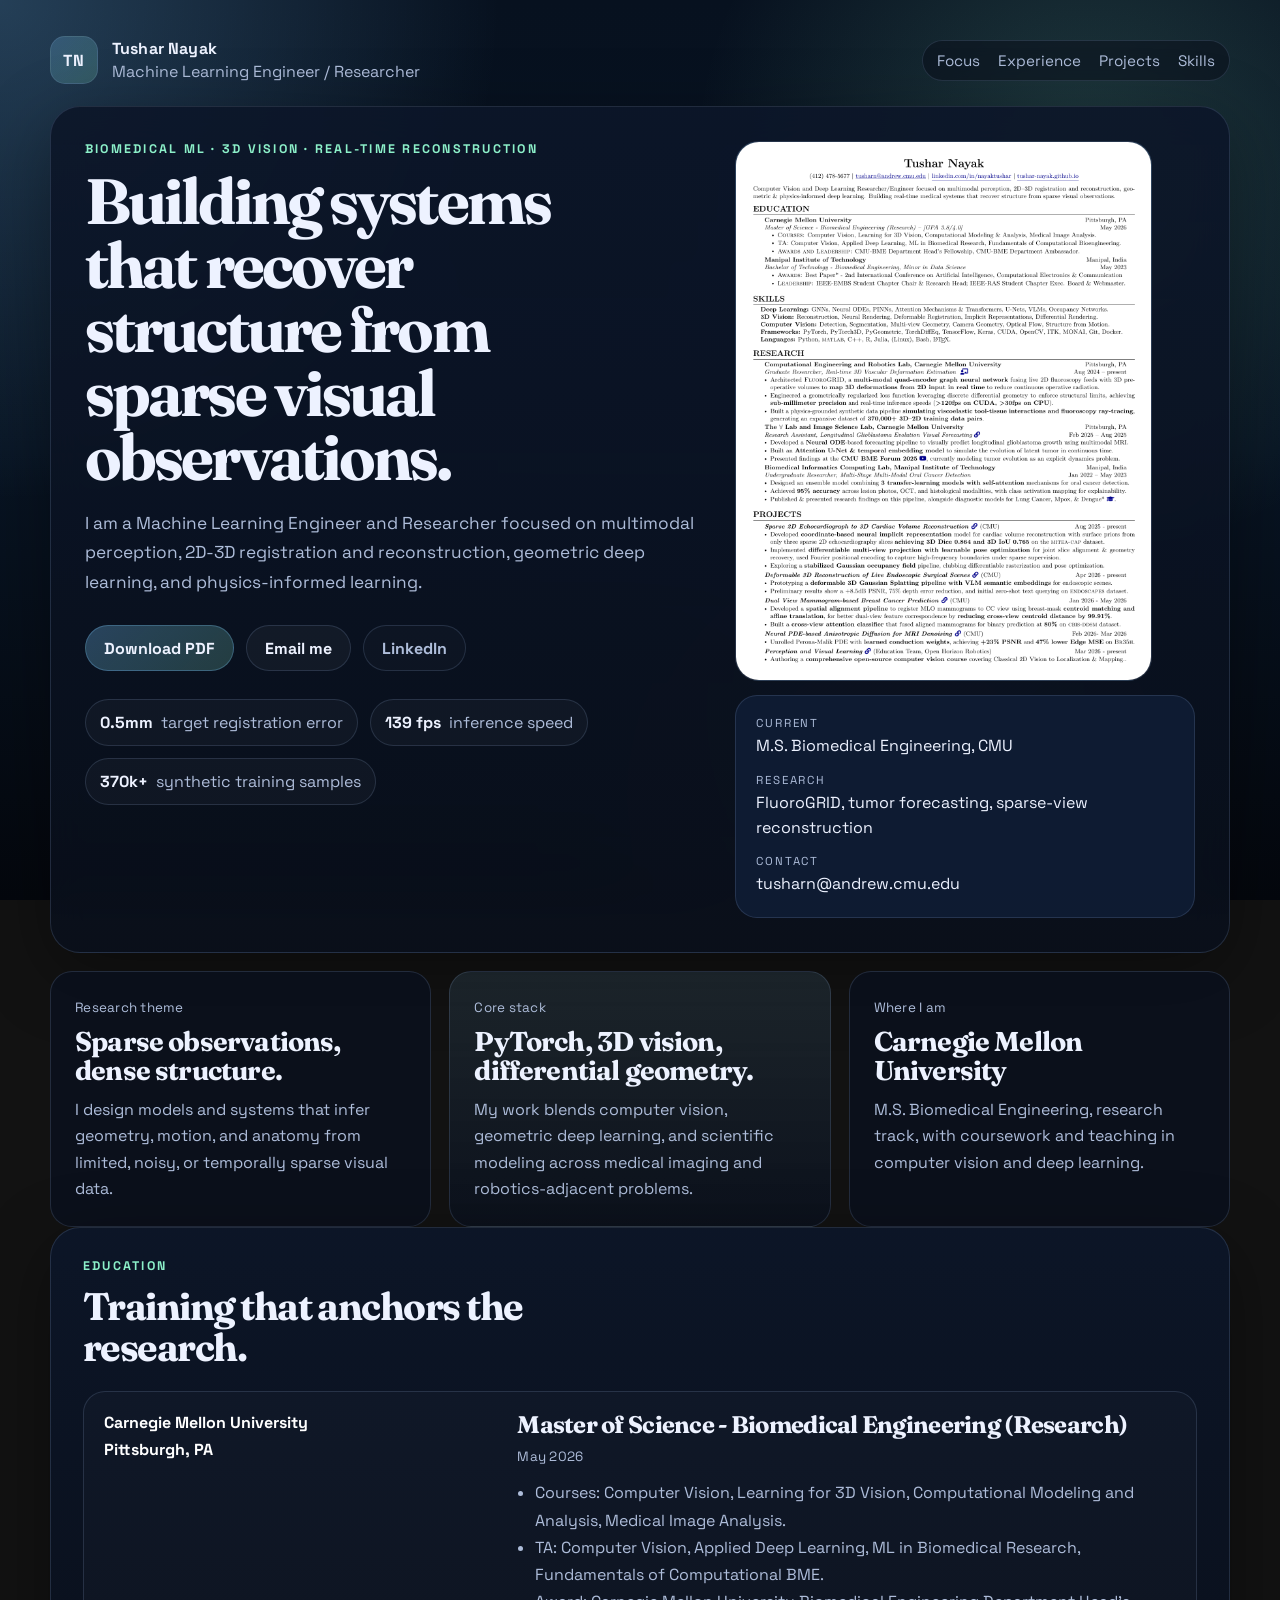
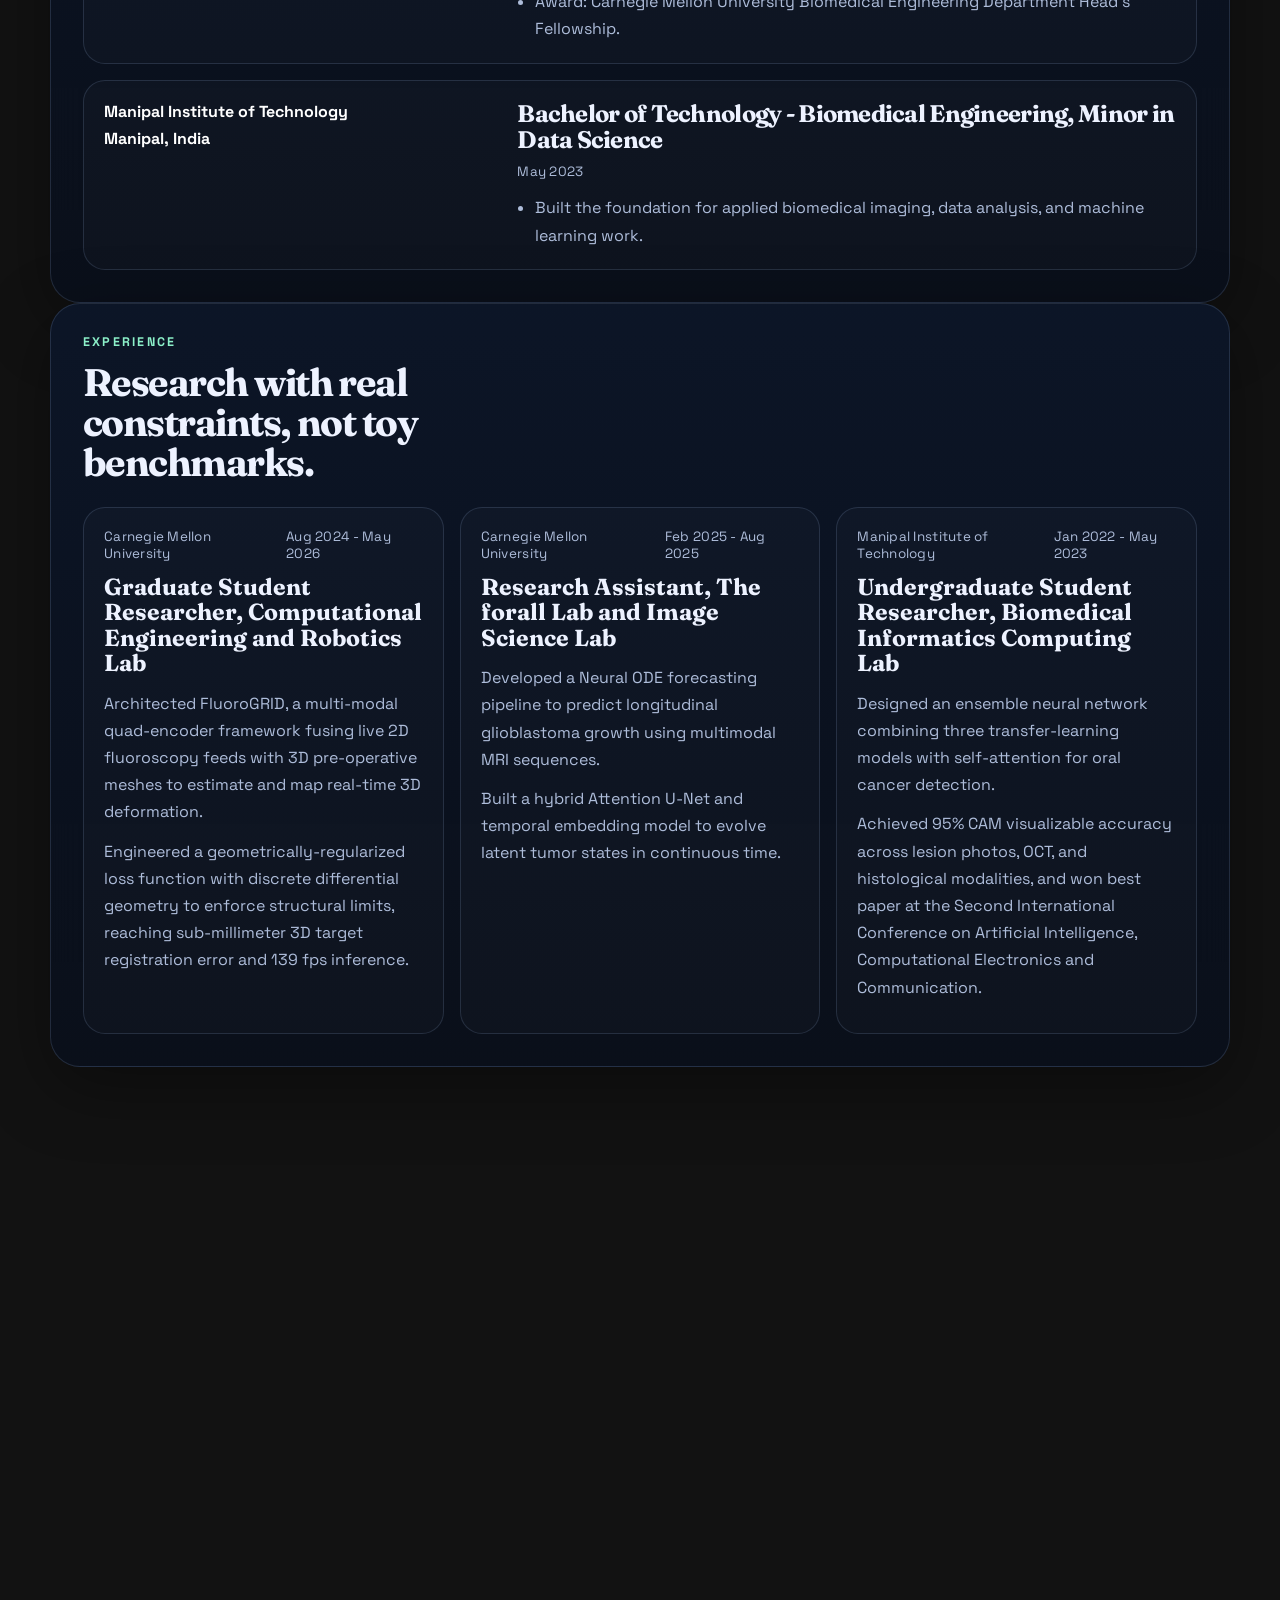
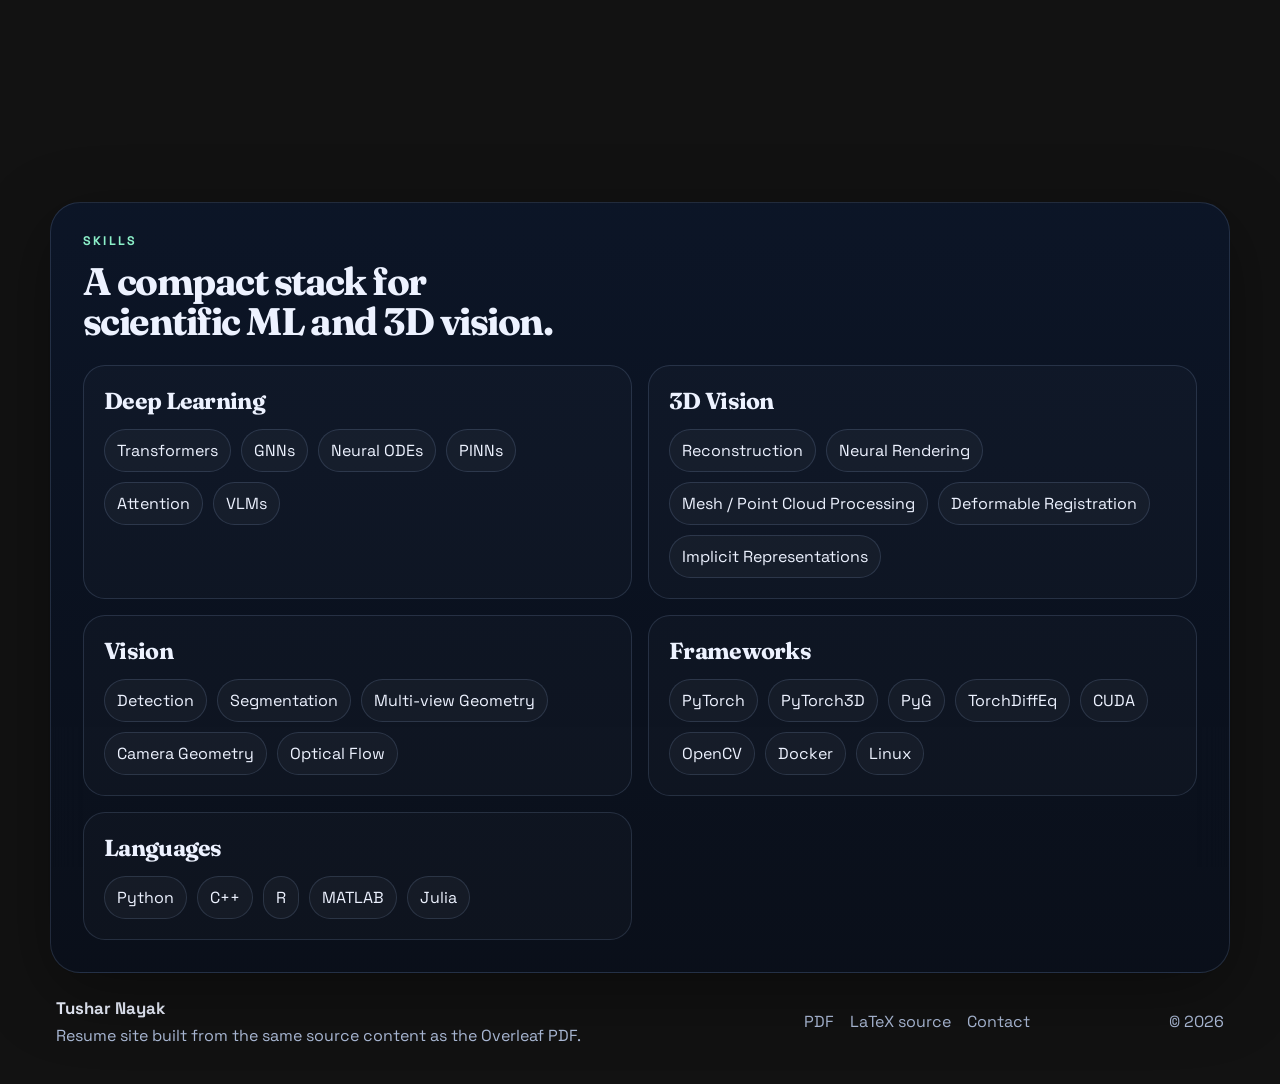
<file: index.html>
<!doctype html>
<html lang="en">
  <head>
    <meta charset="utf-8" />
    <meta name="viewport" content="width=device-width, initial-scale=1" />
    <meta
      name="description"
      content="Tushar Nayak - Machine Learning Engineer and Researcher focused on multimodal perception, 2D-3D registration, reconstruction, and physics-informed learning."
    />
    <meta name="theme-color" content="#07111f" />
    <title>Tushar Nayak | Resume Portfolio</title>
    <link rel="preconnect" href="https://fonts.googleapis.com" />
    <link rel="preconnect" href="https://fonts.gstatic.com" crossorigin />
    <link
      href="https://fonts.googleapis.com/css2?family=Fraunces:opsz,wght@9..144,600;9..144,700&family=Space+Grotesk:wght@400;500;700&display=swap"
      rel="stylesheet"
    />
    <link rel="stylesheet" href="./styles.css" />
  </head>
  <body>
    <div class="page-shell">
      <header class="topbar">
        <a class="brand" href="#top" aria-label="Tushar Nayak home">
          <span class="brand-mark">TN</span>
          <span class="brand-copy">
            <strong>Tushar Nayak</strong>
            <span>Machine Learning Engineer / Researcher</span>
          </span>
        </a>
        <nav class="nav">
          <a href="#focus">Focus</a>
          <a href="#experience">Experience</a>
          <a href="#projects">Projects</a>
          <a href="#skills">Skills</a>
        </nav>
      </header>

      <main id="top">
        <section class="hero section-card reveal">
          <div class="hero-copy">
            <p class="eyebrow">Biomedical ML · 3D Vision · Real-time Reconstruction</p>
            <h1>Building systems that recover structure from sparse visual observations.</h1>
            <p class="lede">
              I am a Machine Learning Engineer and Researcher focused on multimodal perception,
              2D-3D registration and reconstruction, geometric deep learning, and
              physics-informed learning.
            </p>

            <div class="cta-row">
              <a class="btn btn-primary" href="./tushar-nayak-resume.pdf">Download PDF</a>
              <a class="btn btn-secondary" href="mailto:tusharn@andrew.cmu.edu">Email me</a>
              <a class="btn btn-ghost" href="https://linkedin.com/in/nayaktushar" target="_blank" rel="noreferrer">LinkedIn</a>
            </div>

            <ul class="highlights" aria-label="Selected highlights">
              <li><span>0.5mm</span> target registration error</li>
              <li><span>139 fps</span> inference speed</li>
              <li><span>370k+</span> synthetic training samples</li>
            </ul>
          </div>

          <aside class="hero-panel">
            <div class="hero-portrait">
              <img src="./preview.png" alt="Preview of the resume PDF" />
            </div>
            <div class="profile-card">
              <div>
                <p class="profile-label">Current</p>
                <p class="profile-value">M.S. Biomedical Engineering, CMU</p>
              </div>
              <div>
                <p class="profile-label">Research</p>
                <p class="profile-value">FluoroGRID, tumor forecasting, sparse-view reconstruction</p>
              </div>
              <div>
                <p class="profile-label">Contact</p>
                <p class="profile-value"><a href="mailto:tusharn@andrew.cmu.edu">tusharn@andrew.cmu.edu</a></p>
              </div>
            </div>
          </aside>
        </section>

        <section class="stats-grid reveal" id="focus">
          <article class="stat-card">
            <span class="stat-kicker">Research theme</span>
            <h2>Sparse observations, dense structure.</h2>
            <p>
              I design models and systems that infer geometry, motion, and anatomy from limited,
              noisy, or temporally sparse visual data.
            </p>
          </article>
          <article class="stat-card accent">
            <span class="stat-kicker">Core stack</span>
            <h2>PyTorch, 3D vision, differential geometry.</h2>
            <p>
              My work blends computer vision, geometric deep learning, and scientific modeling
              across medical imaging and robotics-adjacent problems.
            </p>
          </article>
          <article class="stat-card">
            <span class="stat-kicker">Where I am</span>
            <h2>Carnegie Mellon University</h2>
            <p>
              M.S. Biomedical Engineering, research track, with coursework and teaching in
              computer vision and deep learning.
            </p>
          </article>
        </section>

        <section class="section-card reveal" id="education">
          <div class="section-head">
            <p class="eyebrow">Education</p>
            <h2>Training that anchors the research.</h2>
          </div>

          <div class="timeline">
            <article class="timeline-item">
              <div class="timeline-meta">
                <span>Carnegie Mellon University</span>
                <span>Pittsburgh, PA</span>
              </div>
              <div class="timeline-body">
                <h3>Master of Science - Biomedical Engineering (Research)</h3>
                <p class="timeline-date">May 2026</p>
                <ul>
                  <li>Courses: Computer Vision, Learning for 3D Vision, Computational Modeling and Analysis, Medical Image Analysis.</li>
                  <li>TA: Computer Vision, Applied Deep Learning, ML in Biomedical Research, Fundamentals of Computational BME.</li>
                  <li>Award: Carnegie Mellon University Biomedical Engineering Department Head's Fellowship.</li>
                </ul>
              </div>
            </article>

            <article class="timeline-item">
              <div class="timeline-meta">
                <span>Manipal Institute of Technology</span>
                <span>Manipal, India</span>
              </div>
              <div class="timeline-body">
                <h3>Bachelor of Technology - Biomedical Engineering, Minor in Data Science</h3>
                <p class="timeline-date">May 2023</p>
                <ul>
                  <li>Built the foundation for applied biomedical imaging, data analysis, and machine learning work.</li>
                </ul>
              </div>
            </article>
          </div>
        </section>

        <section class="section-card reveal" id="experience">
          <div class="section-head">
            <p class="eyebrow">Experience</p>
            <h2>Research with real constraints, not toy benchmarks.</h2>
          </div>

          <div class="cards-grid">
            <article class="content-card">
              <div class="card-topline">
                <span>Carnegie Mellon University</span>
                <span>Aug 2024 - May 2026</span>
              </div>
              <h3>Graduate Student Researcher, Computational Engineering and Robotics Lab</h3>
              <p>
                Architected FluoroGRID, a multi-modal quad-encoder framework fusing live 2D
                fluoroscopy feeds with 3D pre-operative meshes to estimate and map real-time 3D
                deformation.
              </p>
              <p>
                Engineered a geometrically-regularized loss function with discrete differential
                geometry to enforce structural limits, reaching sub-millimeter 3D target
                registration error and 139 fps inference.
              </p>
            </article>

            <article class="content-card">
              <div class="card-topline">
                <span>Carnegie Mellon University</span>
                <span>Feb 2025 - Aug 2025</span>
              </div>
              <h3>Research Assistant, The forall Lab and Image Science Lab</h3>
              <p>
                Developed a Neural ODE forecasting pipeline to predict longitudinal glioblastoma
                growth using multimodal MRI sequences.
              </p>
              <p>
                Built a hybrid Attention U-Net and temporal embedding model to evolve latent
                tumor states in continuous time.
              </p>
            </article>

            <article class="content-card">
              <div class="card-topline">
                <span>Manipal Institute of Technology</span>
                <span>Jan 2022 - May 2023</span>
              </div>
              <h3>Undergraduate Student Researcher, Biomedical Informatics Computing Lab</h3>
              <p>
                Designed an ensemble neural network combining three transfer-learning models with
                self-attention for oral cancer detection.
              </p>
              <p>
                Achieved 95% CAM visualizable accuracy across lesion photos, OCT, and histological
                modalities, and won best paper at the Second International Conference on Artificial
                Intelligence, Computational Electronics and Communication.
              </p>
            </article>
          </div>
        </section>

        <section class="section-card reveal" id="projects">
          <div class="section-head">
            <p class="eyebrow">Projects</p>
            <h2>Selected work across reconstruction, alignment, and denoising.</h2>
          </div>

          <div class="project-grid">
            <article class="project-card">
              <div class="project-chip">Cardiac Reconstruction</div>
              <h3>Sparse 2D Echocardiograph to 3D Cardiac Volume Reconstruction</h3>
              <p>
                Built a sparse-view 3D reconstruction pipeline with coordinate-based neural
                implicit representations to recover continuous ventricular occupancy fields from
                2 to 3 2D slices.
              </p>
              <p>
                Used differentiable multi-view projection, learnable pose optimization, Fourier
                positional encodings, and geometric regularization to reach 3D Dice 0.864 and 3D
                IoU 0.765.
              </p>
            </article>

            <article class="project-card">
              <div class="project-chip">Mammography</div>
              <h3>Dual-View Mammography Breast Cancer Prediction</h3>
              <p>
                Registered MLO mammograms to CC view using breast-mask centroid matching and
                affine translation to improve dual-view feature correspondence.
              </p>
              <p>
                Built a ResNet plus cross-attention classifier that fused aligned mammograms for
                binary prediction at 80% on CBIS-DDSM.
              </p>
            </article>

            <article class="project-card">
              <div class="project-chip">Denoising</div>
              <h3>Neural Anisotropic Diffusion Network for MRI Denoising</h3>
              <p>
                Unrolled the Perona-Malik denoising PDE into a differentiable neural network with
                learned spatially adaptive conduction weights.
              </p>
              <p>
                Achieved 24.85 dB PSNR on Br35H, improving by 4.46 dB over classical baselines
                while reducing Edge MSE by 47%.
              </p>
            </article>
          </div>
        </section>

        <section class="section-card reveal" id="skills">
          <div class="section-head">
            <p class="eyebrow">Skills</p>
            <h2>A compact stack for scientific ML and 3D vision.</h2>
          </div>

          <div class="skill-groups">
            <div class="skill-group">
              <h3>Deep Learning</h3>
              <div class="tag-list">
                <span>Transformers</span>
                <span>GNNs</span>
                <span>Neural ODEs</span>
                <span>PINNs</span>
                <span>Attention</span>
                <span>VLMs</span>
              </div>
            </div>
            <div class="skill-group">
              <h3>3D Vision</h3>
              <div class="tag-list">
                <span>Reconstruction</span>
                <span>Neural Rendering</span>
                <span>Mesh / Point Cloud Processing</span>
                <span>Deformable Registration</span>
                <span>Implicit Representations</span>
              </div>
            </div>
            <div class="skill-group">
              <h3>Vision</h3>
              <div class="tag-list">
                <span>Detection</span>
                <span>Segmentation</span>
                <span>Multi-view Geometry</span>
                <span>Camera Geometry</span>
                <span>Optical Flow</span>
              </div>
            </div>
            <div class="skill-group">
              <h3>Frameworks</h3>
              <div class="tag-list">
                <span>PyTorch</span>
                <span>PyTorch3D</span>
                <span>PyG</span>
                <span>TorchDiffEq</span>
                <span>CUDA</span>
                <span>OpenCV</span>
                <span>Docker</span>
                <span>Linux</span>
              </div>
            </div>
            <div class="skill-group">
              <h3>Languages</h3>
              <div class="tag-list">
                <span>Python</span>
                <span>C++</span>
                <span>R</span>
                <span>MATLAB</span>
                <span>Julia</span>
              </div>
            </div>
          </div>
        </section>
      </main>

      <footer class="footer">
        <div>
          <p class="footer-title">Tushar Nayak</p>
          <p class="footer-copy">
            Resume site built from the same source content as the Overleaf PDF.
          </p>
        </div>
        <div class="footer-actions">
          <a href="./tushar-nayak-resume.pdf">PDF</a>
          <a href="./main.tex">LaTeX source</a>
          <a href="mailto:tusharn@andrew.cmu.edu">Contact</a>
        </div>
        <p class="footer-year">© <span id="year"></span></p>
      </footer>
    </div>

    <script>
      const year = document.getElementById("year");
      if (year) {
        year.textContent = new Date().getFullYear();
      }

      const revealItems = document.querySelectorAll(".reveal");
      if ("IntersectionObserver" in window) {
        const observer = new IntersectionObserver(
          (entries) => {
            entries.forEach((entry) => {
              if (entry.isIntersecting) {
                entry.target.classList.add("is-visible");
                observer.unobserve(entry.target);
              }
            });
          },
          { threshold: 0.12 }
        );

        revealItems.forEach((item) => observer.observe(item));
      } else {
        revealItems.forEach((item) => item.classList.add("is-visible"));
      }
    </script>
  </body>
</html>
</file>
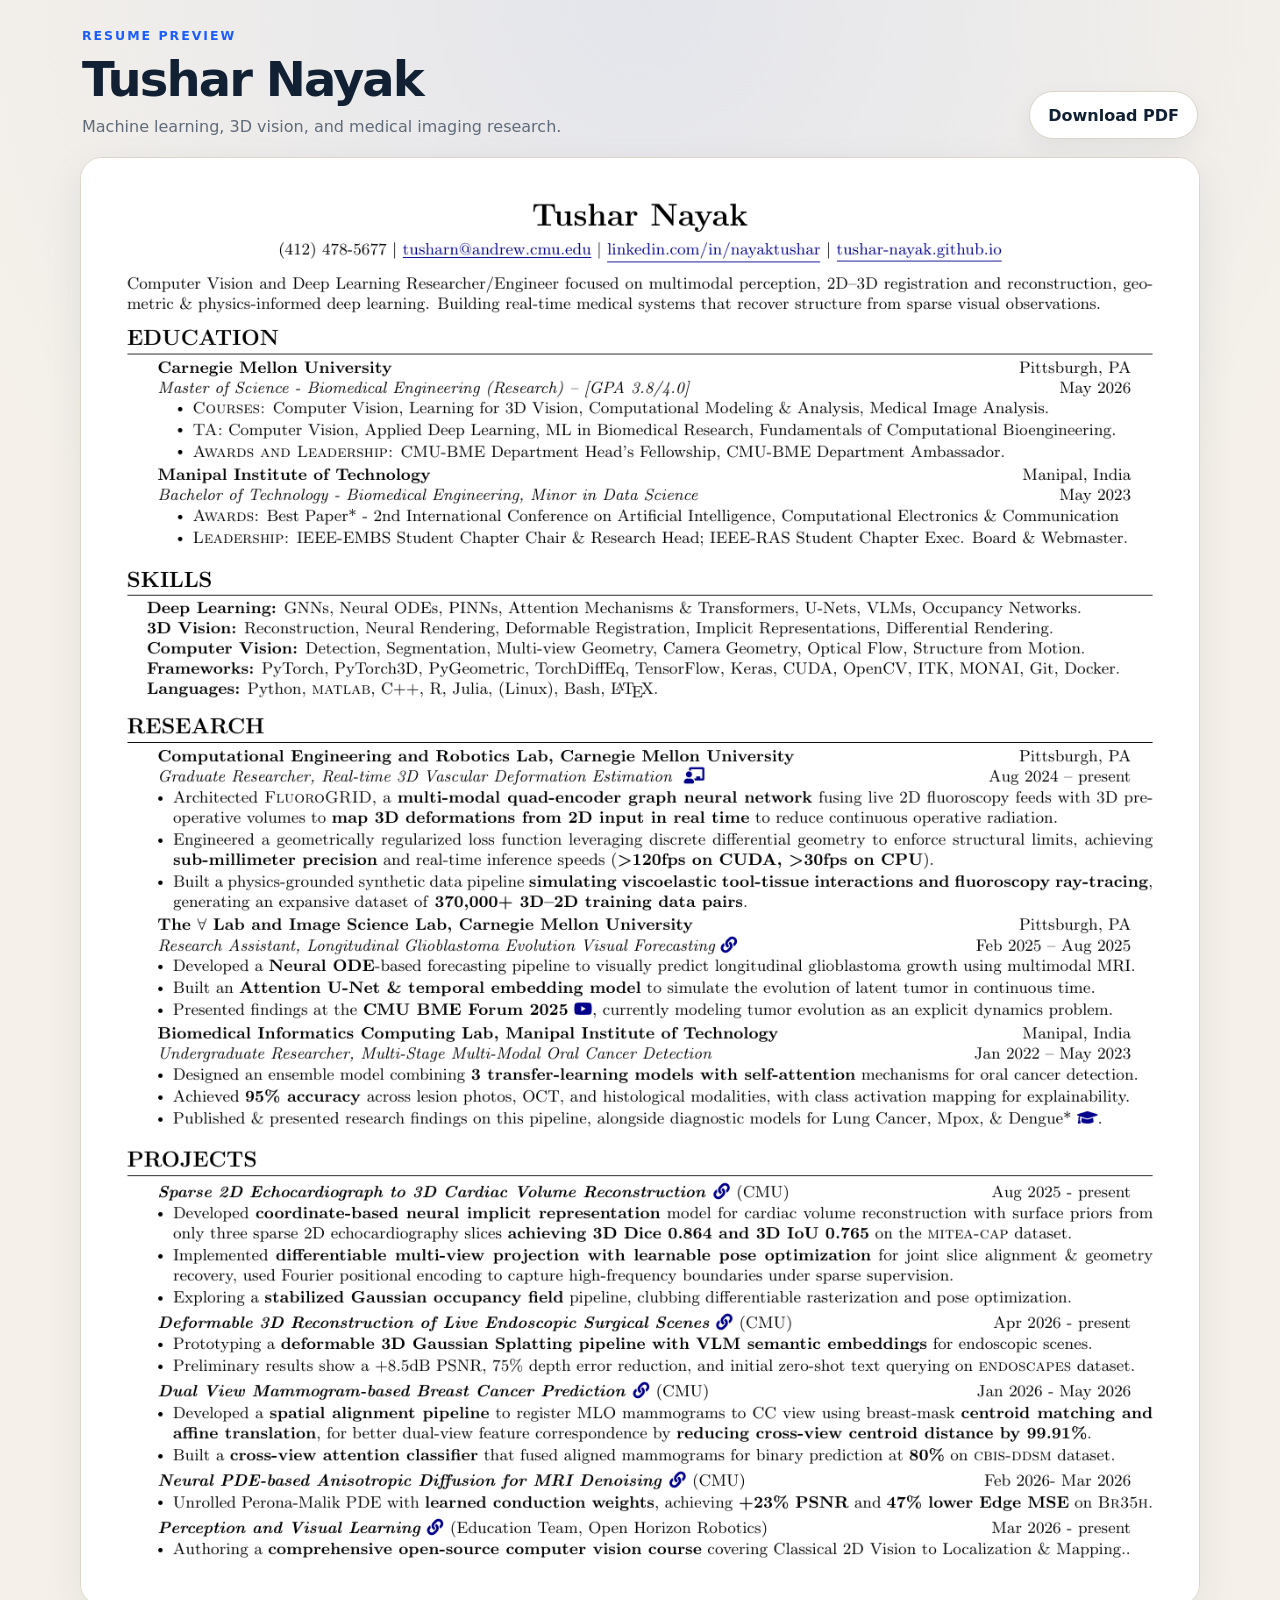
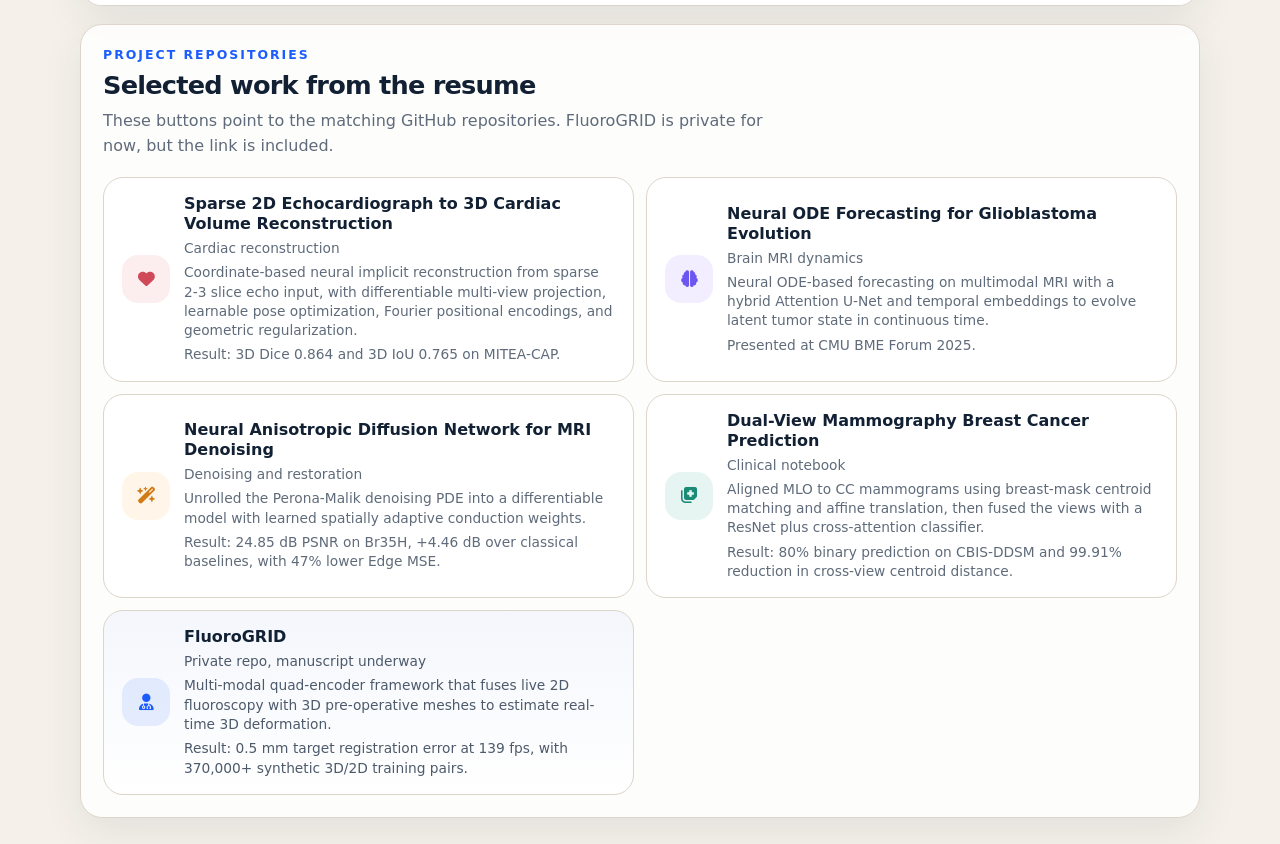
<file: docs/index.html>
<!doctype html>
<html lang="en">
  <head>
    <meta charset="utf-8" />
    <meta name="viewport" content="width=device-width, initial-scale=1" />
    <meta name="theme-color" content="#f5f1ea" />
    <meta name="description" content="Tushar Nayak resume preview and project links." />
    <title>Tushar Nayak | Resume Preview</title>
    <link rel="stylesheet" href="https://cdnjs.cloudflare.com/ajax/libs/font-awesome/6.5.2/css/all.min.css" />
    <link rel="stylesheet" href="./styles.css" />
  </head>
  <body>
    <div class="page">
      <header class="topbar">
        <div>
          <p class="eyebrow">Resume preview</p>
          <h1>Tushar Nayak</h1>
          <p class="subhead">Machine learning, 3D vision, and medical imaging research.</p>
        </div>
        <a class="button" href="./tushar-nayak-resume.pdf" download>Download PDF</a>
      </header>

      <main>
        <section class="preview-card">
          <img src="./preview.png" alt="Preview of Tushar Nayak's resume" class="preview-image" />
        </section>

        <section class="projects">
          <div class="section-head">
            <div>
              <p class="eyebrow">Project repositories</p>
              <h2>Selected work from the resume</h2>
            </div>
            <p class="section-note">
              These buttons point to the matching GitHub repositories. FluoroGRID is private for now, but the link is included.
            </p>
          </div>

          <div class="repo-grid">
            <a class="repo-card" href="https://github.com/tushar-nayak/cardiac-volume-reconstruction" target="_blank" rel="noreferrer">
              <span class="repo-icon heart" aria-hidden="true"><i class="fa-solid fa-heart"></i></span>
              <span class="repo-copy">
                <strong>Sparse 2D Echocardiograph to 3D Cardiac Volume Reconstruction</strong>
                <span>Cardiac reconstruction</span>
                <span class="repo-detail">Coordinate-based neural implicit reconstruction from sparse 2-3 slice echo input, with differentiable multi-view projection, learnable pose optimization, Fourier positional encodings, and geometric regularization.</span>
                <span class="repo-detail">Result: 3D Dice 0.864 and 3D IoU 0.765 on MITEA-CAP.</span>
              </span>
            </a>

            <a class="repo-card" href="https://github.com/tushar-nayak/glioblastoma-evolution" target="_blank" rel="noreferrer">
              <span class="repo-icon brain" aria-hidden="true"><i class="fa-solid fa-brain"></i></span>
              <span class="repo-copy">
                <strong>Neural ODE Forecasting for Glioblastoma Evolution</strong>
                <span>Brain MRI dynamics</span>
                <span class="repo-detail">Neural ODE-based forecasting on multimodal MRI with a hybrid Attention U-Net and temporal embeddings to evolve latent tumor state in continuous time.</span>
                <span class="repo-detail">Presented at CMU BME Forum 2025.</span>
              </span>
            </a>

            <a class="repo-card" href="https://github.com/tushar-nayak/neural-anisotropic-diffusion" target="_blank" rel="noreferrer">
              <span class="repo-icon spark" aria-hidden="true"><i class="fa-solid fa-wand-magic-sparkles"></i></span>
              <span class="repo-copy">
                <strong>Neural Anisotropic Diffusion Network for MRI Denoising</strong>
                <span>Denoising and restoration</span>
                <span class="repo-detail">Unrolled the Perona-Malik denoising PDE into a differentiable model with learned spatially adaptive conduction weights.</span>
                <span class="repo-detail">Result: 24.85 dB PSNR on Br35H, +4.46 dB over classical baselines, with 47% lower Edge MSE.</span>
              </span>
            </a>

            <a class="repo-card" href="https://github.com/tushar-nayak/grading-cbisddsm" target="_blank" rel="noreferrer">
              <span class="repo-icon note" aria-hidden="true"><i class="fa-solid fa-notes-medical"></i></span>
              <span class="repo-copy">
                <strong>Dual-View Mammography Breast Cancer Prediction</strong>
                <span>Clinical notebook</span>
                <span class="repo-detail">Aligned MLO to CC mammograms using breast-mask centroid matching and affine translation, then fused the views with a ResNet plus cross-attention classifier.</span>
                <span class="repo-detail">Result: 80% binary prediction on CBIS-DDSM and 99.91% reduction in cross-view centroid distance.</span>
              </span>
            </a>

            <a class="repo-card private" href="https://github.com/tushar-nayak/fluoro-grid" target="_blank" rel="noreferrer">
              <span class="repo-icon surgery" aria-hidden="true"><i class="fa-solid fa-user-doctor"></i></span>
              <span class="repo-copy">
                <strong>FluoroGRID</strong>
                <span>Private repo, manuscript underway</span>
                <span class="repo-detail">Multi-modal quad-encoder framework that fuses live 2D fluoroscopy with 3D pre-operative meshes to estimate real-time 3D deformation.</span>
                <span class="repo-detail">Result: 0.5 mm target registration error at 139 fps, with 370,000+ synthetic 3D/2D training pairs.</span>
              </span>
            </a>
          </div>
        </section>
      </main>
    </div>
  </body>
</html>
</file>
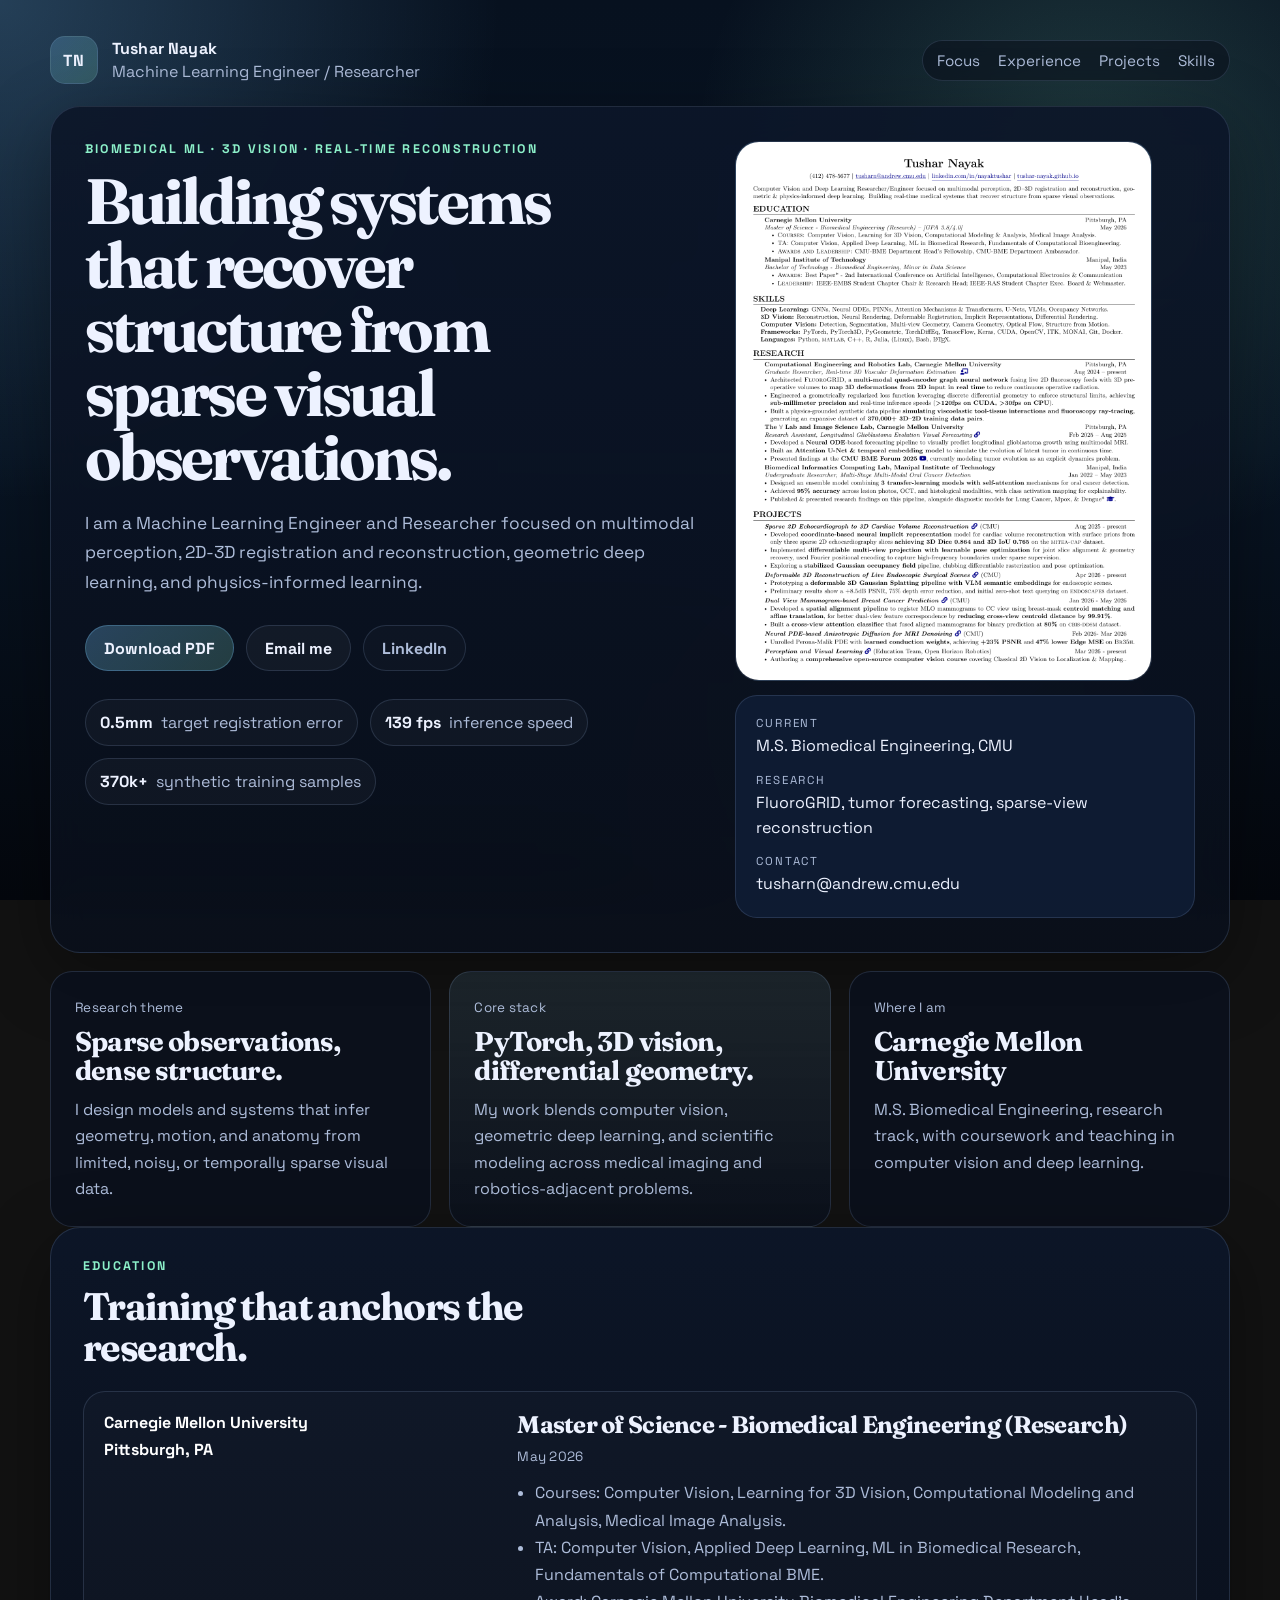
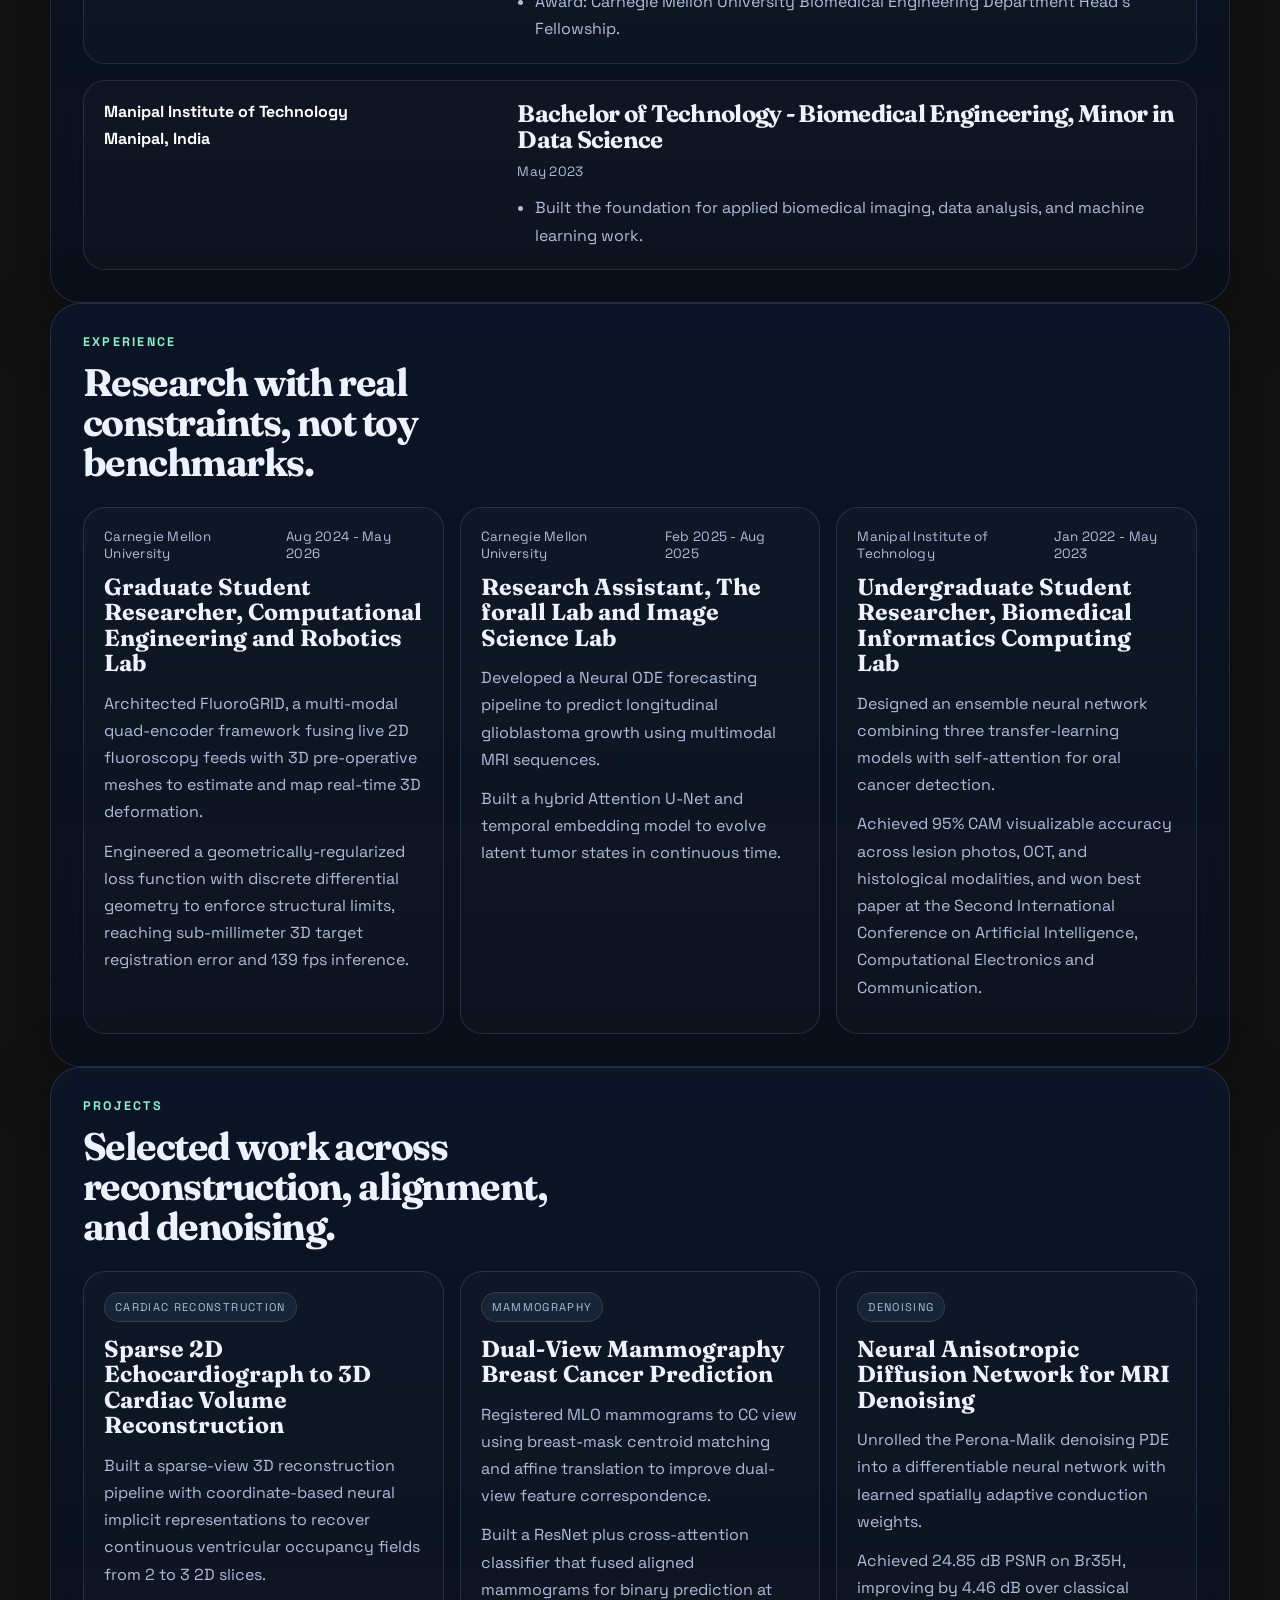
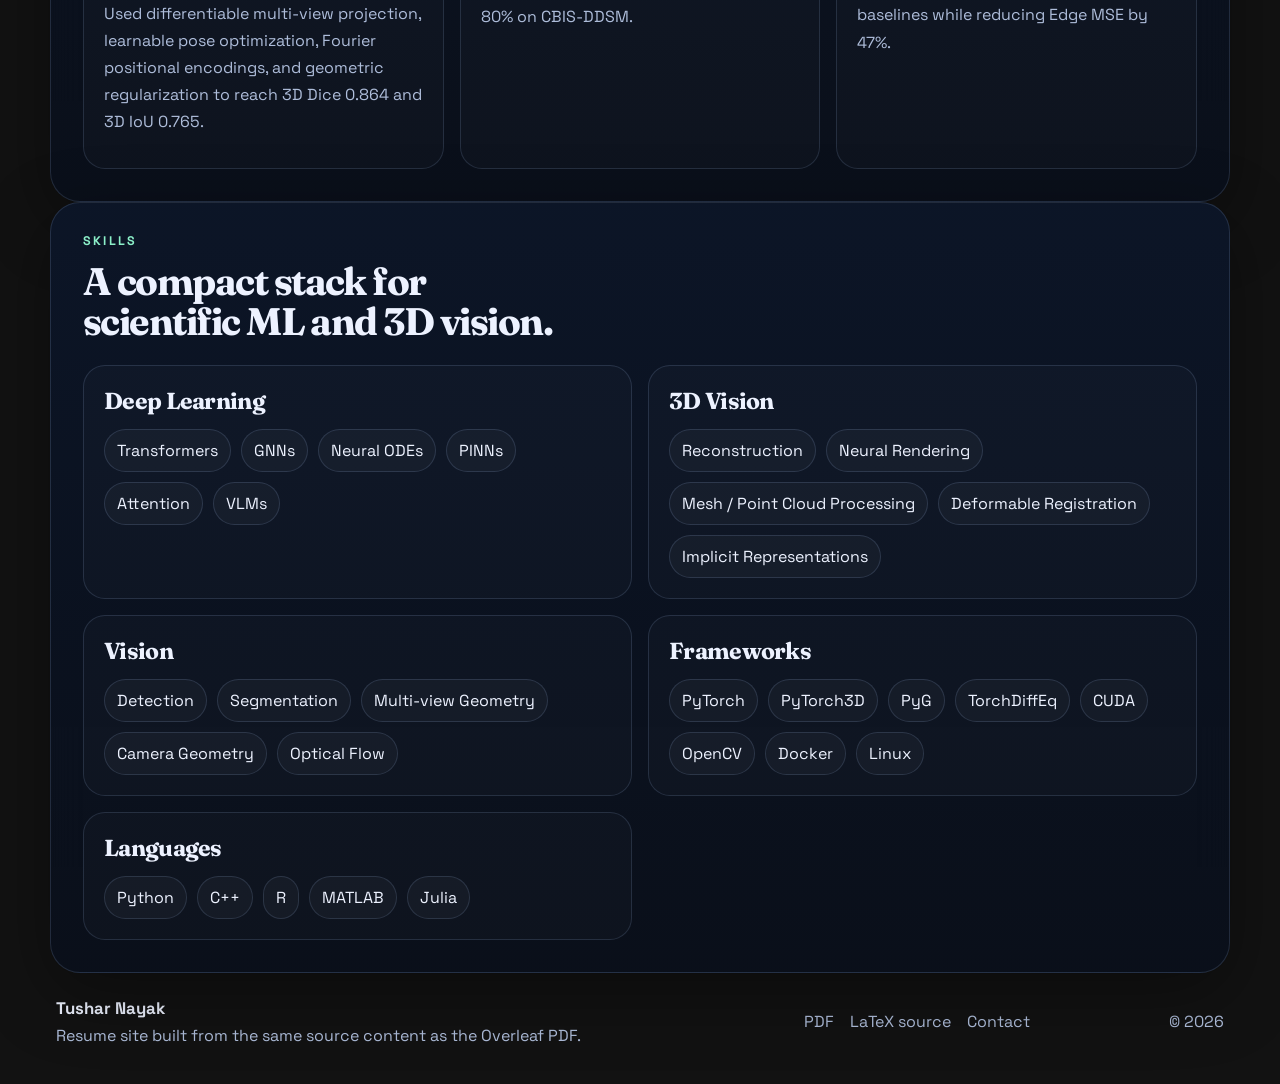
<file: githubpages/index.html>
<!doctype html>
<html lang="en">
  <head>
    <meta charset="utf-8" />
    <meta name="viewport" content="width=device-width, initial-scale=1" />
    <meta
      name="description"
      content="Tushar Nayak - Machine Learning Engineer and Researcher focused on multimodal perception, 2D-3D registration, reconstruction, and physics-informed learning."
    />
    <meta name="theme-color" content="#07111f" />
    <title>Tushar Nayak | Resume Portfolio</title>
    <link rel="preconnect" href="https://fonts.googleapis.com" />
    <link rel="preconnect" href="https://fonts.gstatic.com" crossorigin />
    <link
      href="https://fonts.googleapis.com/css2?family=Fraunces:opsz,wght@9..144,600;9..144,700&family=Space+Grotesk:wght@400;500;700&display=swap"
      rel="stylesheet"
    />
    <link rel="stylesheet" href="./styles.css" />
  </head>
  <body>
    <div class="page-shell">
      <header class="topbar">
        <a class="brand" href="#top" aria-label="Tushar Nayak home">
          <span class="brand-mark">TN</span>
          <span class="brand-copy">
            <strong>Tushar Nayak</strong>
            <span>Machine Learning Engineer / Researcher</span>
          </span>
        </a>
        <nav class="nav">
          <a href="#focus">Focus</a>
          <a href="#experience">Experience</a>
          <a href="#projects">Projects</a>
          <a href="#skills">Skills</a>
        </nav>
      </header>

      <main id="top">
        <section class="hero section-card reveal">
          <div class="hero-copy">
            <p class="eyebrow">Biomedical ML · 3D Vision · Real-time Reconstruction</p>
            <h1>Building systems that recover structure from sparse visual observations.</h1>
            <p class="lede">
              I am a Machine Learning Engineer and Researcher focused on multimodal perception,
              2D-3D registration and reconstruction, geometric deep learning, and
              physics-informed learning.
            </p>

            <div class="cta-row">
              <a class="btn btn-primary" href="../tushar-nayak-resume.pdf">Download PDF</a>
              <a class="btn btn-secondary" href="mailto:tusharn@andrew.cmu.edu">Email me</a>
              <a class="btn btn-ghost" href="https://linkedin.com/in/nayaktushar" target="_blank" rel="noreferrer">LinkedIn</a>
            </div>

            <ul class="highlights" aria-label="Selected highlights">
              <li><span>0.5mm</span> target registration error</li>
              <li><span>139 fps</span> inference speed</li>
              <li><span>370k+</span> synthetic training samples</li>
            </ul>
          </div>

          <aside class="hero-panel">
            <div class="hero-portrait">
              <img src="../preview.png" alt="Preview of the resume PDF" />
            </div>
            <div class="profile-card">
              <div>
                <p class="profile-label">Current</p>
                <p class="profile-value">M.S. Biomedical Engineering, CMU</p>
              </div>
              <div>
                <p class="profile-label">Research</p>
                <p class="profile-value">FluoroGRID, tumor forecasting, sparse-view reconstruction</p>
              </div>
              <div>
                <p class="profile-label">Contact</p>
                <p class="profile-value"><a href="mailto:tusharn@andrew.cmu.edu">tusharn@andrew.cmu.edu</a></p>
              </div>
            </div>
          </aside>
        </section>

        <section class="stats-grid reveal" id="focus">
          <article class="stat-card">
            <span class="stat-kicker">Research theme</span>
            <h2>Sparse observations, dense structure.</h2>
            <p>
              I design models and systems that infer geometry, motion, and anatomy from limited,
              noisy, or temporally sparse visual data.
            </p>
          </article>
          <article class="stat-card accent">
            <span class="stat-kicker">Core stack</span>
            <h2>PyTorch, 3D vision, differential geometry.</h2>
            <p>
              My work blends computer vision, geometric deep learning, and scientific modeling
              across medical imaging and robotics-adjacent problems.
            </p>
          </article>
          <article class="stat-card">
            <span class="stat-kicker">Where I am</span>
            <h2>Carnegie Mellon University</h2>
            <p>
              M.S. Biomedical Engineering, research track, with coursework and teaching in
              computer vision and deep learning.
            </p>
          </article>
        </section>

        <section class="section-card reveal" id="education">
          <div class="section-head">
            <p class="eyebrow">Education</p>
            <h2>Training that anchors the research.</h2>
          </div>

          <div class="timeline">
            <article class="timeline-item">
              <div class="timeline-meta">
                <span>Carnegie Mellon University</span>
                <span>Pittsburgh, PA</span>
              </div>
              <div class="timeline-body">
                <h3>Master of Science - Biomedical Engineering (Research)</h3>
                <p class="timeline-date">May 2026</p>
                <ul>
                  <li>Courses: Computer Vision, Learning for 3D Vision, Computational Modeling and Analysis, Medical Image Analysis.</li>
                  <li>TA: Computer Vision, Applied Deep Learning, ML in Biomedical Research, Fundamentals of Computational BME.</li>
                  <li>Award: Carnegie Mellon University Biomedical Engineering Department Head's Fellowship.</li>
                </ul>
              </div>
            </article>

            <article class="timeline-item">
              <div class="timeline-meta">
                <span>Manipal Institute of Technology</span>
                <span>Manipal, India</span>
              </div>
              <div class="timeline-body">
                <h3>Bachelor of Technology - Biomedical Engineering, Minor in Data Science</h3>
                <p class="timeline-date">May 2023</p>
                <ul>
                  <li>Built the foundation for applied biomedical imaging, data analysis, and machine learning work.</li>
                </ul>
              </div>
            </article>
          </div>
        </section>

        <section class="section-card reveal" id="experience">
          <div class="section-head">
            <p class="eyebrow">Experience</p>
            <h2>Research with real constraints, not toy benchmarks.</h2>
          </div>

          <div class="cards-grid">
            <article class="content-card">
              <div class="card-topline">
                <span>Carnegie Mellon University</span>
                <span>Aug 2024 - May 2026</span>
              </div>
              <h3>Graduate Student Researcher, Computational Engineering and Robotics Lab</h3>
              <p>
                Architected FluoroGRID, a multi-modal quad-encoder framework fusing live 2D
                fluoroscopy feeds with 3D pre-operative meshes to estimate and map real-time 3D
                deformation.
              </p>
              <p>
                Engineered a geometrically-regularized loss function with discrete differential
                geometry to enforce structural limits, reaching sub-millimeter 3D target
                registration error and 139 fps inference.
              </p>
            </article>

            <article class="content-card">
              <div class="card-topline">
                <span>Carnegie Mellon University</span>
                <span>Feb 2025 - Aug 2025</span>
              </div>
              <h3>Research Assistant, The forall Lab and Image Science Lab</h3>
              <p>
                Developed a Neural ODE forecasting pipeline to predict longitudinal glioblastoma
                growth using multimodal MRI sequences.
              </p>
              <p>
                Built a hybrid Attention U-Net and temporal embedding model to evolve latent
                tumor states in continuous time.
              </p>
            </article>

            <article class="content-card">
              <div class="card-topline">
                <span>Manipal Institute of Technology</span>
                <span>Jan 2022 - May 2023</span>
              </div>
              <h3>Undergraduate Student Researcher, Biomedical Informatics Computing Lab</h3>
              <p>
                Designed an ensemble neural network combining three transfer-learning models with
                self-attention for oral cancer detection.
              </p>
              <p>
                Achieved 95% CAM visualizable accuracy across lesion photos, OCT, and histological
                modalities, and won best paper at the Second International Conference on Artificial
                Intelligence, Computational Electronics and Communication.
              </p>
            </article>
          </div>
        </section>

        <section class="section-card reveal" id="projects">
          <div class="section-head">
            <p class="eyebrow">Projects</p>
            <h2>Selected work across reconstruction, alignment, and denoising.</h2>
          </div>

          <div class="project-grid">
            <article class="project-card">
              <div class="project-chip">Cardiac Reconstruction</div>
              <h3>Sparse 2D Echocardiograph to 3D Cardiac Volume Reconstruction</h3>
              <p>
                Built a sparse-view 3D reconstruction pipeline with coordinate-based neural
                implicit representations to recover continuous ventricular occupancy fields from
                2 to 3 2D slices.
              </p>
              <p>
                Used differentiable multi-view projection, learnable pose optimization, Fourier
                positional encodings, and geometric regularization to reach 3D Dice 0.864 and 3D
                IoU 0.765.
              </p>
            </article>

            <article class="project-card">
              <div class="project-chip">Mammography</div>
              <h3>Dual-View Mammography Breast Cancer Prediction</h3>
              <p>
                Registered MLO mammograms to CC view using breast-mask centroid matching and
                affine translation to improve dual-view feature correspondence.
              </p>
              <p>
                Built a ResNet plus cross-attention classifier that fused aligned mammograms for
                binary prediction at 80% on CBIS-DDSM.
              </p>
            </article>

            <article class="project-card">
              <div class="project-chip">Denoising</div>
              <h3>Neural Anisotropic Diffusion Network for MRI Denoising</h3>
              <p>
                Unrolled the Perona-Malik denoising PDE into a differentiable neural network with
                learned spatially adaptive conduction weights.
              </p>
              <p>
                Achieved 24.85 dB PSNR on Br35H, improving by 4.46 dB over classical baselines
                while reducing Edge MSE by 47%.
              </p>
            </article>
          </div>
        </section>

        <section class="section-card reveal" id="skills">
          <div class="section-head">
            <p class="eyebrow">Skills</p>
            <h2>A compact stack for scientific ML and 3D vision.</h2>
          </div>

          <div class="skill-groups">
            <div class="skill-group">
              <h3>Deep Learning</h3>
              <div class="tag-list">
                <span>Transformers</span>
                <span>GNNs</span>
                <span>Neural ODEs</span>
                <span>PINNs</span>
                <span>Attention</span>
                <span>VLMs</span>
              </div>
            </div>
            <div class="skill-group">
              <h3>3D Vision</h3>
              <div class="tag-list">
                <span>Reconstruction</span>
                <span>Neural Rendering</span>
                <span>Mesh / Point Cloud Processing</span>
                <span>Deformable Registration</span>
                <span>Implicit Representations</span>
              </div>
            </div>
            <div class="skill-group">
              <h3>Vision</h3>
              <div class="tag-list">
                <span>Detection</span>
                <span>Segmentation</span>
                <span>Multi-view Geometry</span>
                <span>Camera Geometry</span>
                <span>Optical Flow</span>
              </div>
            </div>
            <div class="skill-group">
              <h3>Frameworks</h3>
              <div class="tag-list">
                <span>PyTorch</span>
                <span>PyTorch3D</span>
                <span>PyG</span>
                <span>TorchDiffEq</span>
                <span>CUDA</span>
                <span>OpenCV</span>
                <span>Docker</span>
                <span>Linux</span>
              </div>
            </div>
            <div class="skill-group">
              <h3>Languages</h3>
              <div class="tag-list">
                <span>Python</span>
                <span>C++</span>
                <span>R</span>
                <span>MATLAB</span>
                <span>Julia</span>
              </div>
            </div>
          </div>
        </section>
      </main>

      <footer class="footer">
        <div>
          <p class="footer-title">Tushar Nayak</p>
          <p class="footer-copy">
            Resume site built from the same source content as the Overleaf PDF.
          </p>
        </div>
        <div class="footer-actions">
          <a href="../tushar-nayak-resume.pdf">PDF</a>
          <a href="../main.tex">LaTeX source</a>
          <a href="mailto:tusharn@andrew.cmu.edu">Contact</a>
        </div>
        <p class="footer-year">© <span id="year"></span></p>
      </footer>
    </div>

    <script>
      const year = document.getElementById("year");
      if (year) {
        year.textContent = new Date().getFullYear();
      }

      const revealItems = document.querySelectorAll(".reveal");
      if ("IntersectionObserver" in window) {
        const observer = new IntersectionObserver(
          (entries) => {
            entries.forEach((entry) => {
              if (entry.isIntersecting) {
                entry.target.classList.add("is-visible");
                observer.unobserve(entry.target);
              }
            });
          },
          { threshold: 0.12 }
        );

        revealItems.forEach((item) => observer.observe(item));
      } else {
        revealItems.forEach((item) => item.classList.add("is-visible"));
      }
    </script>
  </body>
</html>
</file>
<file: styles.css>
:root {
  color-scheme: dark;
  --bg: #07111f;
  --bg-soft: rgba(12, 22, 41, 0.78);
  --panel: rgba(10, 18, 34, 0.82);
  --panel-strong: rgba(16, 29, 53, 0.92);
  --line: rgba(145, 174, 216, 0.18);
  --line-strong: rgba(145, 174, 216, 0.3);
  --text: #edf2ff;
  --muted: #aebdda;
  --accent: #7cc9ff;
  --accent-2: #8cf0c9;
  --accent-3: #ffb36b;
  --shadow: 0 20px 70px rgba(0, 0, 0, 0.35);
  --radius-xl: 30px;
  --radius-lg: 22px;
  --radius-md: 16px;
  --radius-sm: 12px;
}

* {
  box-sizing: border-box;
}

html {
  scroll-behavior: smooth;
}

body {
  margin: 0;
  min-height: 100vh;
  color: var(--text);
  font-family: "Space Grotesk", system-ui, sans-serif;
  background:
    radial-gradient(circle at top left, rgba(124, 201, 255, 0.25), transparent 32%),
    radial-gradient(circle at 85% 18%, rgba(140, 240, 201, 0.18), transparent 30%),
    radial-gradient(circle at 70% 92%, rgba(255, 179, 107, 0.1), transparent 26%),
    linear-gradient(180deg, #07111f 0%, #081423 50%, #04070d 100%);
  background-attachment: fixed;
}

body::before {
  content: "";
  position: fixed;
  inset: 0;
  pointer-events: none;
  background-image:
    linear-gradient(rgba(255, 255, 255, 0.03) 1px, transparent 1px),
    linear-gradient(90deg, rgba(255, 255, 255, 0.03) 1px, transparent 1px);
  background-size: 42px 42px;
  mask-image: radial-gradient(circle at center, black, transparent 88%);
  opacity: 0.3;
}

a {
  color: inherit;
  text-decoration: none;
}

img {
  display: block;
  max-width: 100%;
}

.page-shell {
  width: min(1180px, calc(100vw - 32px));
  margin: 0 auto;
  padding: 24px 0 32px;
}

.topbar {
  display: flex;
  align-items: center;
  justify-content: space-between;
  gap: 18px;
  padding: 12px 0 22px;
}

.brand {
  display: inline-flex;
  align-items: center;
  gap: 14px;
}

.brand-mark {
  display: grid;
  place-items: center;
  width: 48px;
  height: 48px;
  border-radius: 15px;
  background: linear-gradient(135deg, rgba(124, 201, 255, 0.22), rgba(140, 240, 201, 0.2));
  border: 1px solid var(--line);
  font-weight: 700;
  letter-spacing: 0.08em;
}

.brand-copy {
  display: grid;
  gap: 2px;
}

.brand-copy strong {
  font-size: 1rem;
  letter-spacing: 0.01em;
}

.brand-copy span,
.nav a {
  color: var(--muted);
}

.nav {
  display: flex;
  flex-wrap: wrap;
  gap: 18px;
  padding: 10px 14px;
  border: 1px solid var(--line);
  border-radius: 999px;
  background: rgba(8, 13, 24, 0.5);
  backdrop-filter: blur(16px);
}

.nav a {
  font-size: 0.95rem;
}

.nav a:hover,
.footer-actions a:hover,
.profile-value a:hover {
  color: white;
}

.section-card {
  border: 1px solid var(--line);
  background: linear-gradient(180deg, rgba(12, 22, 41, 0.92), rgba(9, 15, 27, 0.88));
  box-shadow: var(--shadow);
  border-radius: var(--radius-xl);
  backdrop-filter: blur(18px);
}

.hero {
  display: grid;
  grid-template-columns: minmax(0, 1.15fr) minmax(330px, 0.85fr);
  gap: 28px;
  padding: 34px;
}

.eyebrow {
  margin: 0 0 12px;
  color: var(--accent-2);
  text-transform: uppercase;
  letter-spacing: 0.18em;
  font-size: 0.78rem;
  font-weight: 700;
}

.hero h1,
.section-head h2,
.stat-card h2,
.content-card h3,
.project-card h3,
.timeline-body h3 {
  font-family: "Fraunces", Georgia, serif;
  margin: 0;
  line-height: 1;
}

.hero h1 {
  font-size: clamp(3rem, 5vw, 5.3rem);
  letter-spacing: -0.045em;
  max-width: 11ch;
}

.lede {
  margin: 20px 0 0;
  color: var(--muted);
  font-size: 1.08rem;
  line-height: 1.7;
  max-width: 62ch;
}

.cta-row {
  display: flex;
  flex-wrap: wrap;
  gap: 12px;
  margin-top: 28px;
}

.btn {
  display: inline-flex;
  align-items: center;
  justify-content: center;
  min-height: 46px;
  padding: 0 18px;
  border-radius: 999px;
  border: 1px solid var(--line);
  background: rgba(255, 255, 255, 0.02);
  color: var(--text);
  font-weight: 700;
  transition:
    transform 160ms ease,
    border-color 160ms ease,
    background 160ms ease;
}

.btn:hover {
  transform: translateY(-1px);
  border-color: var(--line-strong);
}

.btn-primary {
  background: linear-gradient(135deg, rgba(124, 201, 255, 0.28), rgba(140, 240, 201, 0.2));
  border-color: rgba(124, 201, 255, 0.28);
}

.btn-secondary {
  background: rgba(255, 255, 255, 0.04);
}

.btn-ghost {
  color: var(--muted);
}

.highlights {
  display: flex;
  flex-wrap: wrap;
  gap: 12px;
  margin: 28px 0 0;
  padding: 0;
  list-style: none;
}

.highlights li {
  display: inline-flex;
  align-items: center;
  gap: 8px;
  padding: 12px 14px;
  border-radius: 999px;
  border: 1px solid var(--line);
  background: rgba(255, 255, 255, 0.03);
  color: var(--muted);
}

.highlights span {
  color: var(--text);
  font-weight: 700;
}

.hero-panel {
  display: grid;
  gap: 14px;
}

.hero-portrait {
  overflow: hidden;
  aspect-ratio: 1275 / 1650;
  max-height: 540px;
  border-radius: calc(var(--radius-xl) - 6px);
  border: 1px solid var(--line);
  background: linear-gradient(180deg, rgba(124, 201, 255, 0.12), rgba(255, 255, 255, 0.02));
}

.hero-portrait img {
  width: 100%;
  height: 100%;
  object-fit: cover;
}

.profile-card {
  display: grid;
  gap: 14px;
  padding: 20px;
  border-radius: var(--radius-lg);
  border: 1px solid var(--line);
  background: var(--panel-strong);
}

.profile-label,
.stat-kicker,
.timeline-date,
.card-topline,
.project-chip {
  color: var(--muted);
  font-size: 0.84rem;
  letter-spacing: 0.02em;
}

.profile-label {
  margin: 0 0 4px;
  text-transform: uppercase;
  letter-spacing: 0.16em;
  font-size: 0.72rem;
}

.profile-value {
  margin: 0;
  line-height: 1.55;
}

.stats-grid {
  display: grid;
  grid-template-columns: repeat(3, minmax(0, 1fr));
  gap: 18px;
  margin-top: 18px;
}

.stat-card {
  padding: 24px;
  border-radius: var(--radius-lg);
  border: 1px solid var(--line);
  background: rgba(10, 17, 31, 0.76);
}

.stat-card.accent {
  background: linear-gradient(180deg, rgba(124, 201, 255, 0.11), rgba(10, 17, 31, 0.78));
}

.stat-card h2 {
  margin-top: 10px;
  font-size: 1.7rem;
  letter-spacing: -0.03em;
  line-height: 1.06;
}

.stat-card p {
  margin: 12px 0 0;
  color: var(--muted);
  line-height: 1.65;
}

.section-head {
  padding: 30px 32px 0;
}

.section-head h2 {
  font-size: clamp(1.8rem, 3vw, 2.6rem);
  letter-spacing: -0.04em;
  line-height: 1.05;
  max-width: 18ch;
}

.timeline,
.cards-grid,
.project-grid,
.skill-groups {
  display: grid;
  gap: 16px;
  padding: 24px 32px 32px;
}

.timeline-item {
  display: grid;
  grid-template-columns: minmax(220px, 0.75fr) minmax(0, 1.25fr);
  gap: 18px;
  padding: 20px;
  border-radius: var(--radius-lg);
  border: 1px solid var(--line);
  background: rgba(255, 255, 255, 0.02);
}

.timeline-meta {
  display: grid;
  align-content: start;
  gap: 6px;
  color: white;
  font-weight: 700;
}

.timeline-body h3 {
  font-size: 1.5rem;
  letter-spacing: -0.03em;
  line-height: 1.1;
}

.timeline-date {
  margin: 10px 0 14px;
}

.timeline-body ul {
  margin: 0;
  padding-left: 18px;
  color: var(--muted);
  line-height: 1.7;
}

.cards-grid {
  grid-template-columns: repeat(3, minmax(0, 1fr));
}

.content-card,
.project-card,
.skill-group {
  border-radius: var(--radius-lg);
  border: 1px solid var(--line);
  background: rgba(255, 255, 255, 0.02);
}

.content-card,
.project-card {
  padding: 20px;
}

.card-topline {
  display: flex;
  justify-content: space-between;
  gap: 12px;
  margin-bottom: 12px;
}

.content-card h3,
.project-card h3 {
  font-size: 1.45rem;
  line-height: 1.1;
  margin-bottom: 14px;
}

.content-card p,
.project-card p {
  margin: 0 0 12px;
  color: var(--muted);
  line-height: 1.7;
}

.project-grid {
  grid-template-columns: repeat(3, minmax(0, 1fr));
}

.project-chip {
  display: inline-flex;
  width: fit-content;
  margin-bottom: 14px;
  padding: 7px 10px;
  border-radius: 999px;
  border: 1px solid var(--line);
  background: rgba(124, 201, 255, 0.08);
  text-transform: uppercase;
  letter-spacing: 0.12em;
  font-size: 0.7rem;
}

.skill-groups {
  grid-template-columns: repeat(2, minmax(0, 1fr));
}

.skill-group {
  padding: 20px;
}

.skill-group h3 {
  margin: 0 0 14px;
  font-family: "Fraunces", Georgia, serif;
  font-size: 1.45rem;
  letter-spacing: -0.03em;
}

.tag-list {
  display: flex;
  flex-wrap: wrap;
  gap: 10px;
}

.tag-list span {
  padding: 10px 12px;
  border-radius: 999px;
  border: 1px solid var(--line);
  background: rgba(255, 255, 255, 0.03);
  color: var(--text);
}

.footer {
  display: grid;
  grid-template-columns: 1.3fr 1fr auto;
  gap: 18px;
  align-items: center;
  padding: 24px 6px 6px;
  color: var(--muted);
}

.footer-title {
  margin: 0 0 6px;
  color: var(--text);
  font-size: 1.05rem;
  font-weight: 700;
}

.footer-copy,
.footer-year {
  margin: 0;
}

.footer-actions {
  display: flex;
  flex-wrap: wrap;
  justify-content: center;
  gap: 16px;
}

.footer-actions a {
  color: var(--muted);
}

.reveal {
  opacity: 0;
  transform: translateY(18px);
  transition:
    opacity 700ms ease,
    transform 700ms ease;
}

.reveal.is-visible {
  opacity: 1;
  transform: translateY(0);
}

@media (max-width: 1024px) {
  .hero,
  .stats-grid,
  .cards-grid,
  .project-grid,
  .skill-groups,
  .footer {
    grid-template-columns: 1fr;
  }

  .hero {
    padding: 28px;
  }

  .timeline-item {
    grid-template-columns: 1fr;
  }

  .section-head,
  .timeline,
  .cards-grid,
  .project-grid,
  .skill-groups {
    padding-left: 28px;
    padding-right: 28px;
  }

  .footer-actions {
    justify-content: flex-start;
  }
}

@media (max-width: 720px) {
  .page-shell {
    width: min(100vw - 20px, 1180px);
    padding-top: 10px;
  }

  .topbar {
    flex-direction: column;
    align-items: stretch;
  }

  .nav {
    justify-content: center;
    border-radius: 20px;
  }

  .hero,
  .section-head,
  .timeline,
  .cards-grid,
  .project-grid,
  .skill-groups {
    padding-left: 18px;
    padding-right: 18px;
  }

  .hero {
    gap: 20px;
  }

  .hero h1 {
    max-width: none;
  }

  .cta-row,
  .highlights {
    gap: 10px;
  }

  .btn,
  .highlights li,
  .tag-list span {
    width: 100%;
    justify-content: center;
  }

  .card-topline {
    flex-direction: column;
  }

  .footer {
    padding-left: 8px;
    padding-right: 8px;
  }
}
</file>
<file: docs/styles.css>
:root {
  --bg: #f5f1ea;
  --panel: #ffffff;
  --panel-soft: rgba(255, 255, 255, 0.86);
  --text: #122033;
  --muted: #5f6b7a;
  --line: #ddd5ca;
  --accent: #1b5cff;
  --accent-soft: rgba(27, 92, 255, 0.08);
  --shadow: 0 14px 42px rgba(16, 32, 51, 0.08);
  --radius: 22px;
  --max: 1120px;
}

* {
  box-sizing: border-box;
}

html {
  scroll-behavior: smooth;
}

body {
  margin: 0;
  color: var(--text);
  font-family: system-ui, -apple-system, BlinkMacSystemFont, "Segoe UI", sans-serif;
  background:
    radial-gradient(circle at top, rgba(27, 92, 255, 0.08), transparent 30%),
    var(--bg);
}

a {
  color: inherit;
  text-decoration: none;
}

img {
  display: block;
  max-width: 100%;
}

.page {
  width: min(calc(100vw - 28px), var(--max));
  margin: 0 auto;
  padding: 20px 0 26px;
}

.topbar {
  display: flex;
  align-items: end;
  justify-content: space-between;
  gap: 18px;
  padding: 8px 2px 18px;
}

.eyebrow {
  margin: 0 0 8px;
  color: var(--accent);
  font-size: 0.78rem;
  font-weight: 700;
  letter-spacing: 0.16em;
  text-transform: uppercase;
}

.topbar h1 {
  margin: 0;
  font-size: clamp(2rem, 3.8vw, 3rem);
  letter-spacing: -0.04em;
}

.subhead {
  margin: 8px 0 0;
  color: var(--muted);
  line-height: 1.5;
}

.button {
  display: inline-flex;
  align-items: center;
  justify-content: center;
  min-height: 48px;
  padding: 0 18px;
  border-radius: 999px;
  border: 1px solid var(--line);
  background: var(--panel);
  color: var(--text);
  font-weight: 700;
  box-shadow: 0 8px 24px rgba(16, 32, 51, 0.06);
  transition:
    transform 160ms ease,
    border-color 160ms ease,
    box-shadow 160ms ease;
}

.button:hover {
  transform: translateY(-1px);
  border-color: var(--accent);
  box-shadow: 0 12px 28px rgba(27, 92, 255, 0.12);
}

.preview-card,
.projects {
  border: 1px solid var(--line);
  border-radius: var(--radius);
  background: var(--panel-soft);
  box-shadow: var(--shadow);
}

.preview-card {
  overflow: hidden;
}

.preview-image {
  display: block;
  width: 100%;
  height: auto;
}

.projects {
  margin-top: 18px;
  padding: 22px;
}

.section-head {
  display: grid;
  gap: 8px;
  margin-bottom: 18px;
}

.section-head h2 {
  margin: 0;
  font-size: clamp(1.3rem, 2vw, 1.7rem);
  letter-spacing: -0.03em;
}

.section-note {
  margin: 0;
  color: var(--muted);
  max-width: 68ch;
  line-height: 1.6;
}

.repo-grid {
  display: grid;
  grid-template-columns: repeat(2, minmax(0, 1fr));
  gap: 12px;
}

.repo-card {
  display: grid;
  grid-template-columns: 48px minmax(0, 1fr);
  gap: 14px;
  align-items: center;
  min-height: 98px;
  padding: 16px 18px;
  border: 1px solid var(--line);
  border-radius: 20px;
  background: rgba(255, 255, 255, 0.92);
  transition:
    transform 160ms ease,
    border-color 160ms ease,
    box-shadow 160ms ease;
}

.repo-card:hover {
  transform: translateY(-2px);
  border-color: var(--accent);
  box-shadow: 0 14px 28px rgba(27, 92, 255, 0.12);
}

.repo-card.private {
  background: linear-gradient(180deg, rgba(27, 92, 255, 0.04), rgba(255, 255, 255, 0.92));
}

.repo-card.private .repo-copy span {
  color: #4d5a6b;
}

.repo-icon {
  display: grid;
  place-items: center;
  width: 48px;
  height: 48px;
  border-radius: 16px;
  background: var(--accent-soft);
  color: var(--accent);
}

.repo-icon.heart {
  background: rgba(226, 79, 91, 0.1);
  color: #cf4958;
}

.repo-icon.brain {
  background: rgba(124, 92, 255, 0.1);
  color: #6b57f0;
}

.repo-icon.spark {
  background: rgba(255, 162, 41, 0.1);
  color: #d27b14;
}

.repo-icon.note {
  background: rgba(23, 153, 128, 0.1);
  color: #1b8b76;
}

.repo-icon.surgery {
  background: rgba(27, 92, 255, 0.1);
  color: #1b5cff;
}

.repo-icon svg {
  display: none;
}

.repo-icon i {
  font-size: 1.05rem;
  line-height: 1;
}

.repo-copy {
  display: grid;
  gap: 5px;
}

.repo-copy strong {
  font-size: 1rem;
  line-height: 1.25;
}

.repo-copy span {
  color: var(--muted);
  font-size: 0.86rem;
  line-height: 1.4;
}

.repo-detail {
  font-size: 0.82rem;
  line-height: 1.45;
  color: #4f5d6c;
}

@media (max-width: 900px) {
  .repo-grid {
    grid-template-columns: 1fr;
  }
}

@media (max-width: 720px) {
  .page {
    width: min(calc(100vw - 18px), var(--max));
    padding-top: 10px;
  }

  .topbar {
    flex-direction: column;
    align-items: flex-start;
  }

  .button {
    width: 100%;
  }

  .projects {
    padding: 16px;
  }

  .repo-card {
    min-height: 88px;
    padding: 14px;
    grid-template-columns: 42px minmax(0, 1fr);
  }

  .repo-icon {
    width: 42px;
    height: 42px;
    border-radius: 14px;
  }

  .repo-icon svg {
    width: 20px;
    height: 20px;
  }

  .repo-detail {
    font-size: 0.8rem;
  }
}
</file>
<file: githubpages/styles.css>
:root {
  color-scheme: dark;
  --bg: #07111f;
  --bg-soft: rgba(12, 22, 41, 0.78);
  --panel: rgba(10, 18, 34, 0.82);
  --panel-strong: rgba(16, 29, 53, 0.92);
  --line: rgba(145, 174, 216, 0.18);
  --line-strong: rgba(145, 174, 216, 0.3);
  --text: #edf2ff;
  --muted: #aebdda;
  --accent: #7cc9ff;
  --accent-2: #8cf0c9;
  --accent-3: #ffb36b;
  --shadow: 0 20px 70px rgba(0, 0, 0, 0.35);
  --radius-xl: 30px;
  --radius-lg: 22px;
  --radius-md: 16px;
  --radius-sm: 12px;
}

* {
  box-sizing: border-box;
}

html {
  scroll-behavior: smooth;
}

body {
  margin: 0;
  min-height: 100vh;
  color: var(--text);
  font-family: "Space Grotesk", system-ui, sans-serif;
  background:
    radial-gradient(circle at top left, rgba(124, 201, 255, 0.25), transparent 32%),
    radial-gradient(circle at 85% 18%, rgba(140, 240, 201, 0.18), transparent 30%),
    radial-gradient(circle at 70% 92%, rgba(255, 179, 107, 0.1), transparent 26%),
    linear-gradient(180deg, #07111f 0%, #081423 50%, #04070d 100%);
  background-attachment: fixed;
}

body::before {
  content: "";
  position: fixed;
  inset: 0;
  pointer-events: none;
  background-image:
    linear-gradient(rgba(255, 255, 255, 0.03) 1px, transparent 1px),
    linear-gradient(90deg, rgba(255, 255, 255, 0.03) 1px, transparent 1px);
  background-size: 42px 42px;
  mask-image: radial-gradient(circle at center, black, transparent 88%);
  opacity: 0.3;
}

a {
  color: inherit;
  text-decoration: none;
}

img {
  display: block;
  max-width: 100%;
}

.page-shell {
  width: min(1180px, calc(100vw - 32px));
  margin: 0 auto;
  padding: 24px 0 32px;
}

.topbar {
  display: flex;
  align-items: center;
  justify-content: space-between;
  gap: 18px;
  padding: 12px 0 22px;
}

.brand {
  display: inline-flex;
  align-items: center;
  gap: 14px;
}

.brand-mark {
  display: grid;
  place-items: center;
  width: 48px;
  height: 48px;
  border-radius: 15px;
  background: linear-gradient(135deg, rgba(124, 201, 255, 0.22), rgba(140, 240, 201, 0.2));
  border: 1px solid var(--line);
  font-weight: 700;
  letter-spacing: 0.08em;
}

.brand-copy {
  display: grid;
  gap: 2px;
}

.brand-copy strong {
  font-size: 1rem;
  letter-spacing: 0.01em;
}

.brand-copy span,
.nav a {
  color: var(--muted);
}

.nav {
  display: flex;
  flex-wrap: wrap;
  gap: 18px;
  padding: 10px 14px;
  border: 1px solid var(--line);
  border-radius: 999px;
  background: rgba(8, 13, 24, 0.5);
  backdrop-filter: blur(16px);
}

.nav a {
  font-size: 0.95rem;
}

.nav a:hover,
.footer-actions a:hover,
.profile-value a:hover {
  color: white;
}

.section-card {
  border: 1px solid var(--line);
  background: linear-gradient(180deg, rgba(12, 22, 41, 0.92), rgba(9, 15, 27, 0.88));
  box-shadow: var(--shadow);
  border-radius: var(--radius-xl);
  backdrop-filter: blur(18px);
}

.hero {
  display: grid;
  grid-template-columns: minmax(0, 1.15fr) minmax(330px, 0.85fr);
  gap: 28px;
  padding: 34px;
}

.eyebrow {
  margin: 0 0 12px;
  color: var(--accent-2);
  text-transform: uppercase;
  letter-spacing: 0.18em;
  font-size: 0.78rem;
  font-weight: 700;
}

.hero h1,
.section-head h2,
.stat-card h2,
.content-card h3,
.project-card h3,
.timeline-body h3 {
  font-family: "Fraunces", Georgia, serif;
  margin: 0;
  line-height: 1;
}

.hero h1 {
  font-size: clamp(3rem, 5vw, 5.3rem);
  letter-spacing: -0.045em;
  max-width: 11ch;
}

.lede {
  margin: 20px 0 0;
  color: var(--muted);
  font-size: 1.08rem;
  line-height: 1.7;
  max-width: 62ch;
}

.cta-row {
  display: flex;
  flex-wrap: wrap;
  gap: 12px;
  margin-top: 28px;
}

.btn {
  display: inline-flex;
  align-items: center;
  justify-content: center;
  min-height: 46px;
  padding: 0 18px;
  border-radius: 999px;
  border: 1px solid var(--line);
  background: rgba(255, 255, 255, 0.02);
  color: var(--text);
  font-weight: 700;
  transition:
    transform 160ms ease,
    border-color 160ms ease,
    background 160ms ease;
}

.btn:hover {
  transform: translateY(-1px);
  border-color: var(--line-strong);
}

.btn-primary {
  background: linear-gradient(135deg, rgba(124, 201, 255, 0.28), rgba(140, 240, 201, 0.2));
  border-color: rgba(124, 201, 255, 0.28);
}

.btn-secondary {
  background: rgba(255, 255, 255, 0.04);
}

.btn-ghost {
  color: var(--muted);
}

.highlights {
  display: flex;
  flex-wrap: wrap;
  gap: 12px;
  margin: 28px 0 0;
  padding: 0;
  list-style: none;
}

.highlights li {
  display: inline-flex;
  align-items: center;
  gap: 8px;
  padding: 12px 14px;
  border-radius: 999px;
  border: 1px solid var(--line);
  background: rgba(255, 255, 255, 0.03);
  color: var(--muted);
}

.highlights span {
  color: var(--text);
  font-weight: 700;
}

.hero-panel {
  display: grid;
  gap: 14px;
}

.hero-portrait {
  overflow: hidden;
  aspect-ratio: 1275 / 1650;
  max-height: 540px;
  border-radius: calc(var(--radius-xl) - 6px);
  border: 1px solid var(--line);
  background: linear-gradient(180deg, rgba(124, 201, 255, 0.12), rgba(255, 255, 255, 0.02));
}

.hero-portrait img {
  width: 100%;
  height: 100%;
  object-fit: cover;
}

.profile-card {
  display: grid;
  gap: 14px;
  padding: 20px;
  border-radius: var(--radius-lg);
  border: 1px solid var(--line);
  background: var(--panel-strong);
}

.profile-label,
.stat-kicker,
.timeline-date,
.card-topline,
.project-chip {
  color: var(--muted);
  font-size: 0.84rem;
  letter-spacing: 0.02em;
}

.profile-label {
  margin: 0 0 4px;
  text-transform: uppercase;
  letter-spacing: 0.16em;
  font-size: 0.72rem;
}

.profile-value {
  margin: 0;
  line-height: 1.55;
}

.stats-grid {
  display: grid;
  grid-template-columns: repeat(3, minmax(0, 1fr));
  gap: 18px;
  margin-top: 18px;
}

.stat-card {
  padding: 24px;
  border-radius: var(--radius-lg);
  border: 1px solid var(--line);
  background: rgba(10, 17, 31, 0.76);
}

.stat-card.accent {
  background: linear-gradient(180deg, rgba(124, 201, 255, 0.11), rgba(10, 17, 31, 0.78));
}

.stat-card h2 {
  margin-top: 10px;
  font-size: 1.7rem;
  letter-spacing: -0.03em;
  line-height: 1.06;
}

.stat-card p {
  margin: 12px 0 0;
  color: var(--muted);
  line-height: 1.65;
}

.section-head {
  padding: 30px 32px 0;
}

.section-head h2 {
  font-size: clamp(1.8rem, 3vw, 2.6rem);
  letter-spacing: -0.04em;
  line-height: 1.05;
  max-width: 18ch;
}

.timeline,
.cards-grid,
.project-grid,
.skill-groups {
  display: grid;
  gap: 16px;
  padding: 24px 32px 32px;
}

.timeline-item {
  display: grid;
  grid-template-columns: minmax(220px, 0.75fr) minmax(0, 1.25fr);
  gap: 18px;
  padding: 20px;
  border-radius: var(--radius-lg);
  border: 1px solid var(--line);
  background: rgba(255, 255, 255, 0.02);
}

.timeline-meta {
  display: grid;
  align-content: start;
  gap: 6px;
  color: white;
  font-weight: 700;
}

.timeline-body h3 {
  font-size: 1.5rem;
  letter-spacing: -0.03em;
  line-height: 1.1;
}

.timeline-date {
  margin: 10px 0 14px;
}

.timeline-body ul {
  margin: 0;
  padding-left: 18px;
  color: var(--muted);
  line-height: 1.7;
}

.cards-grid {
  grid-template-columns: repeat(3, minmax(0, 1fr));
}

.content-card,
.project-card,
.skill-group {
  border-radius: var(--radius-lg);
  border: 1px solid var(--line);
  background: rgba(255, 255, 255, 0.02);
}

.content-card,
.project-card {
  padding: 20px;
}

.card-topline {
  display: flex;
  justify-content: space-between;
  gap: 12px;
  margin-bottom: 12px;
}

.content-card h3,
.project-card h3 {
  font-size: 1.45rem;
  line-height: 1.1;
  margin-bottom: 14px;
}

.content-card p,
.project-card p {
  margin: 0 0 12px;
  color: var(--muted);
  line-height: 1.7;
}

.project-grid {
  grid-template-columns: repeat(3, minmax(0, 1fr));
}

.project-chip {
  display: inline-flex;
  width: fit-content;
  margin-bottom: 14px;
  padding: 7px 10px;
  border-radius: 999px;
  border: 1px solid var(--line);
  background: rgba(124, 201, 255, 0.08);
  text-transform: uppercase;
  letter-spacing: 0.12em;
  font-size: 0.7rem;
}

.skill-groups {
  grid-template-columns: repeat(2, minmax(0, 1fr));
}

.skill-group {
  padding: 20px;
}

.skill-group h3 {
  margin: 0 0 14px;
  font-family: "Fraunces", Georgia, serif;
  font-size: 1.45rem;
  letter-spacing: -0.03em;
}

.tag-list {
  display: flex;
  flex-wrap: wrap;
  gap: 10px;
}

.tag-list span {
  padding: 10px 12px;
  border-radius: 999px;
  border: 1px solid var(--line);
  background: rgba(255, 255, 255, 0.03);
  color: var(--text);
}

.footer {
  display: grid;
  grid-template-columns: 1.3fr 1fr auto;
  gap: 18px;
  align-items: center;
  padding: 24px 6px 6px;
  color: var(--muted);
}

.footer-title {
  margin: 0 0 6px;
  color: var(--text);
  font-size: 1.05rem;
  font-weight: 700;
}

.footer-copy,
.footer-year {
  margin: 0;
}

.footer-actions {
  display: flex;
  flex-wrap: wrap;
  justify-content: center;
  gap: 16px;
}

.footer-actions a {
  color: var(--muted);
}

.reveal {
  opacity: 0;
  transform: translateY(18px);
  transition:
    opacity 700ms ease,
    transform 700ms ease;
}

.reveal.is-visible {
  opacity: 1;
  transform: translateY(0);
}

@media (max-width: 1024px) {
  .hero,
  .stats-grid,
  .cards-grid,
  .project-grid,
  .skill-groups,
  .footer {
    grid-template-columns: 1fr;
  }

  .hero {
    padding: 28px;
  }

  .timeline-item {
    grid-template-columns: 1fr;
  }

  .section-head,
  .timeline,
  .cards-grid,
  .project-grid,
  .skill-groups {
    padding-left: 28px;
    padding-right: 28px;
  }

  .footer-actions {
    justify-content: flex-start;
  }
}

@media (max-width: 720px) {
  .page-shell {
    width: min(100vw - 20px, 1180px);
    padding-top: 10px;
  }

  .topbar {
    flex-direction: column;
    align-items: stretch;
  }

  .nav {
    justify-content: center;
    border-radius: 20px;
  }

  .hero,
  .section-head,
  .timeline,
  .cards-grid,
  .project-grid,
  .skill-groups {
    padding-left: 18px;
    padding-right: 18px;
  }

  .hero {
    gap: 20px;
  }

  .hero h1 {
    max-width: none;
  }

  .cta-row,
  .highlights {
    gap: 10px;
  }

  .btn,
  .highlights li,
  .tag-list span {
    width: 100%;
    justify-content: center;
  }

  .card-topline {
    flex-direction: column;
  }

  .footer {
    padding-left: 8px;
    padding-right: 8px;
  }
}
</file>
